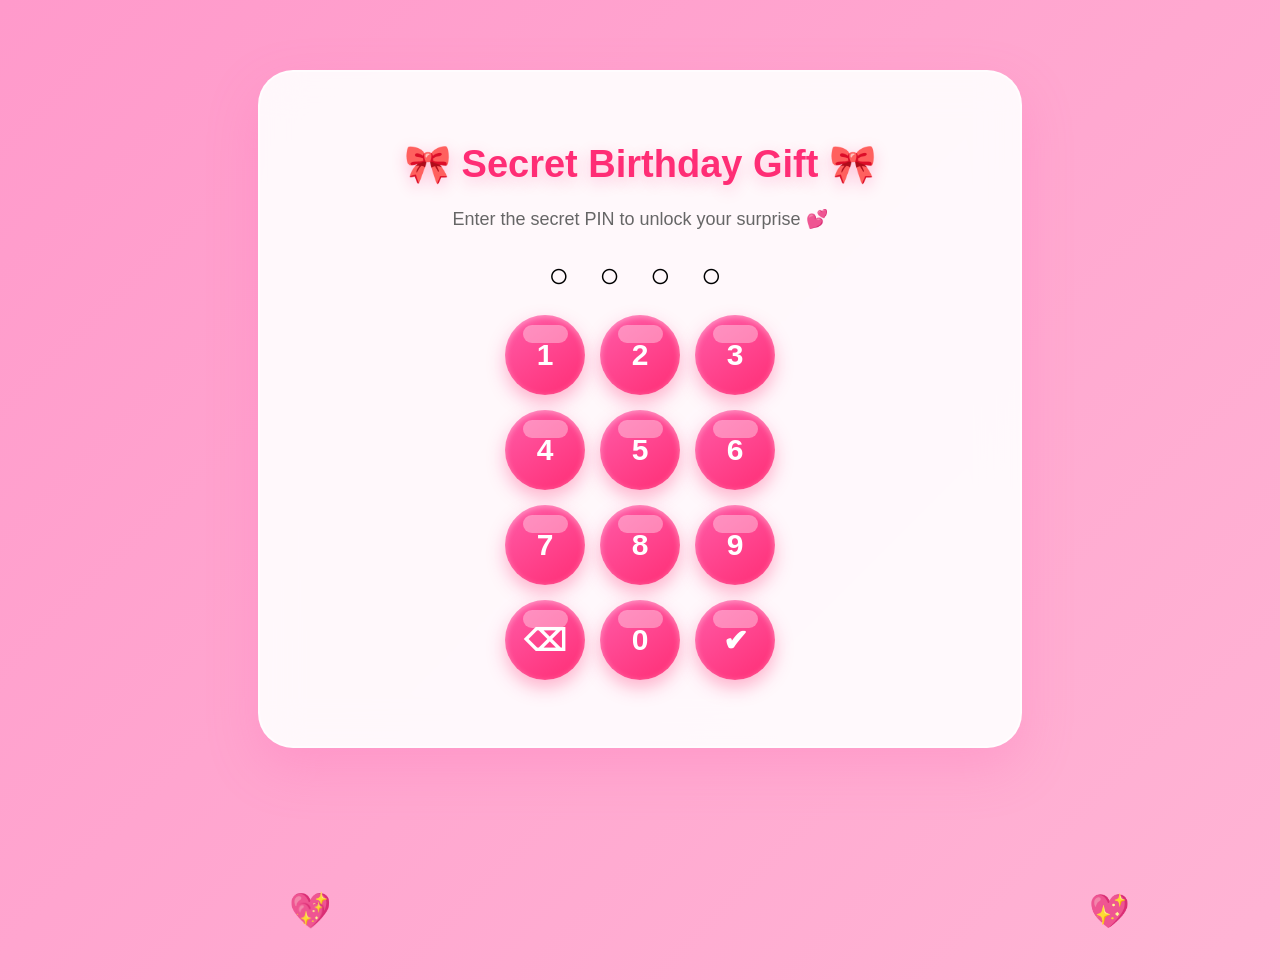
<file: index.html>
<!DOCTYPE html>
<html>

<head>

<meta charset="UTF-8">
<meta name="viewport" content="width=device-width, initial-scale=1.0">

<title>Secret Gift</title>
<link rel="stylesheet" href="css/style.css">
</head>

<body>

<div class="box">

<h1 class="title">🎀 Secret Birthday Gift 🎀</h1>

<p class="subtitle">
Enter the secret PIN to unlock your surprise 💕
</p>

<div id="display">○ ○ ○ ○</div>

<div class="keypad">

<button onclick="addNumber('1')">1</button>
<button onclick="addNumber('2')">2</button>
<button onclick="addNumber('3')">3</button>

<button onclick="addNumber('4')">4</button>
<button onclick="addNumber('5')">5</button>
<button onclick="addNumber('6')">6</button>

<button onclick="addNumber('7')">7</button>
<button onclick="addNumber('8')">8</button>
<button onclick="addNumber('9')">9</button>

<button onclick="removeNumber()">⌫</button>
<button onclick="addNumber('0')">0</button>
<button onclick="checkPassword()">✔</button>

</div>

<p id="msg"></p>

</div>

<script src="js/script.js"></script>

</body>

</html>
</file>
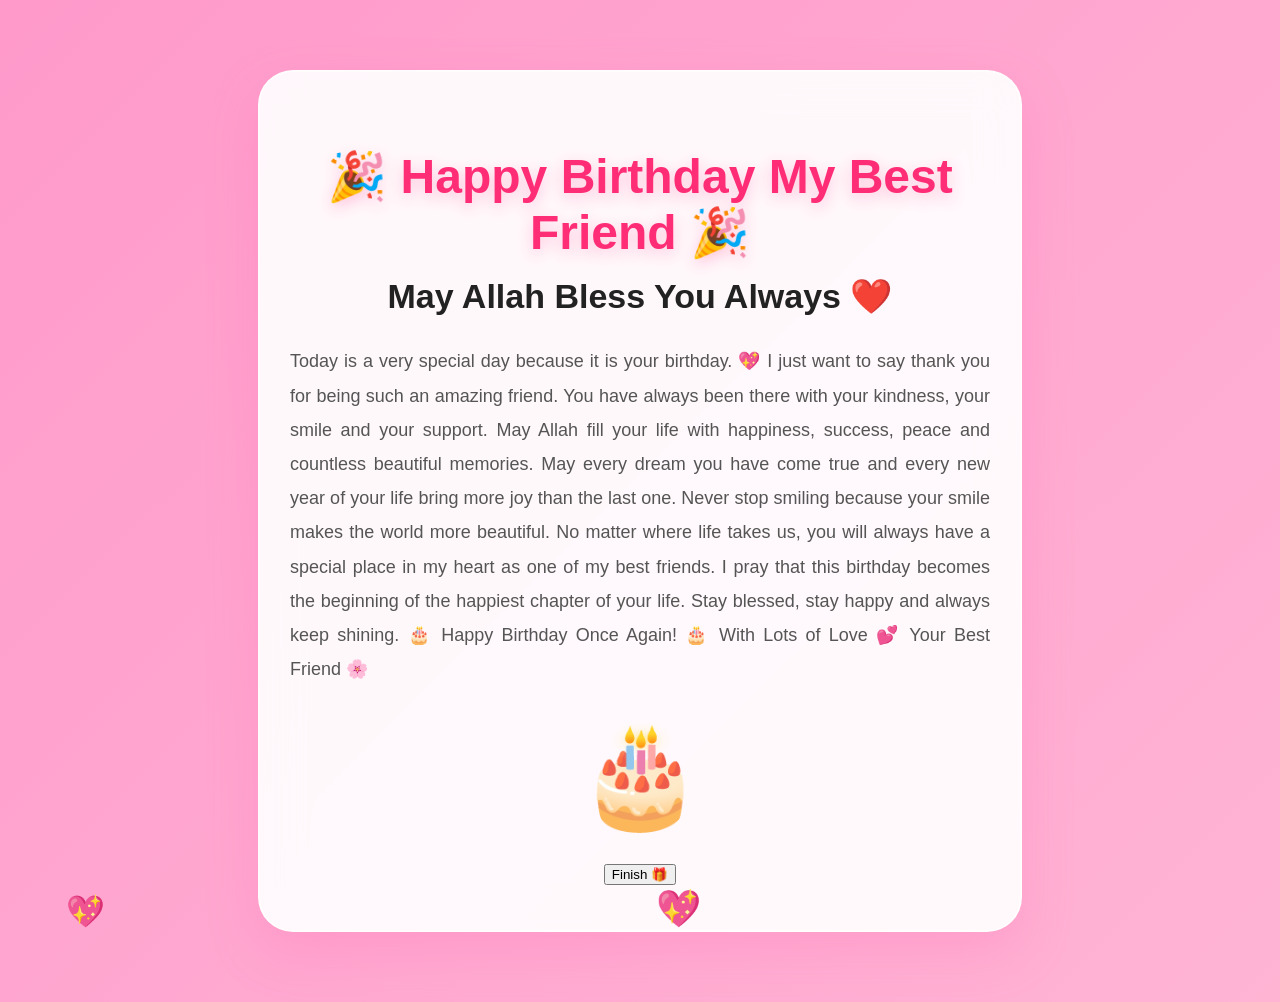
<file: html/final.html>
<!DOCTYPE html>
<html lang="en">

<head>

<meta charset="UTF-8">
<meta name="viewport" content="width=device-width, initial-scale=1.0">

<title>Happy Birthday ❤️</title>

<link rel="stylesheet" href="../css/style.css">

</head>

<body>

<div class="box">

<h1>🎉 Happy Birthday My Best Friend 🎉</h1>

<h2>May Allah Bless You Always ❤️</h2>

<p class="final-message">

Today is a very special day because it is your birthday. 💖

I just want to say thank you for being such an amazing friend.

You have always been there with your kindness, your smile and your support.

May Allah fill your life with happiness, success, peace and countless beautiful memories.

May every dream you have come true and every new year of your life bring more joy than the last one.

Never stop smiling because your smile makes the world more beautiful.

No matter where life takes us, you will always have a special place in my heart as one of my best friends.

I pray that this birthday becomes the beginning of the happiest chapter of your life.

Stay blessed, stay happy and always keep shining.

🎂 Happy Birthday Once Again! 🎂

With Lots of Love 💕
Your Best Friend 🌸

</p>

<div class="cake">

🎂

</div>

<button onclick="alert('🎉 Once Again... Happy Birthday! ❤️')">

Finish 🎁

</button>

</div>

<script src="../js/script.js"></script>

</body>

</html>
</file>
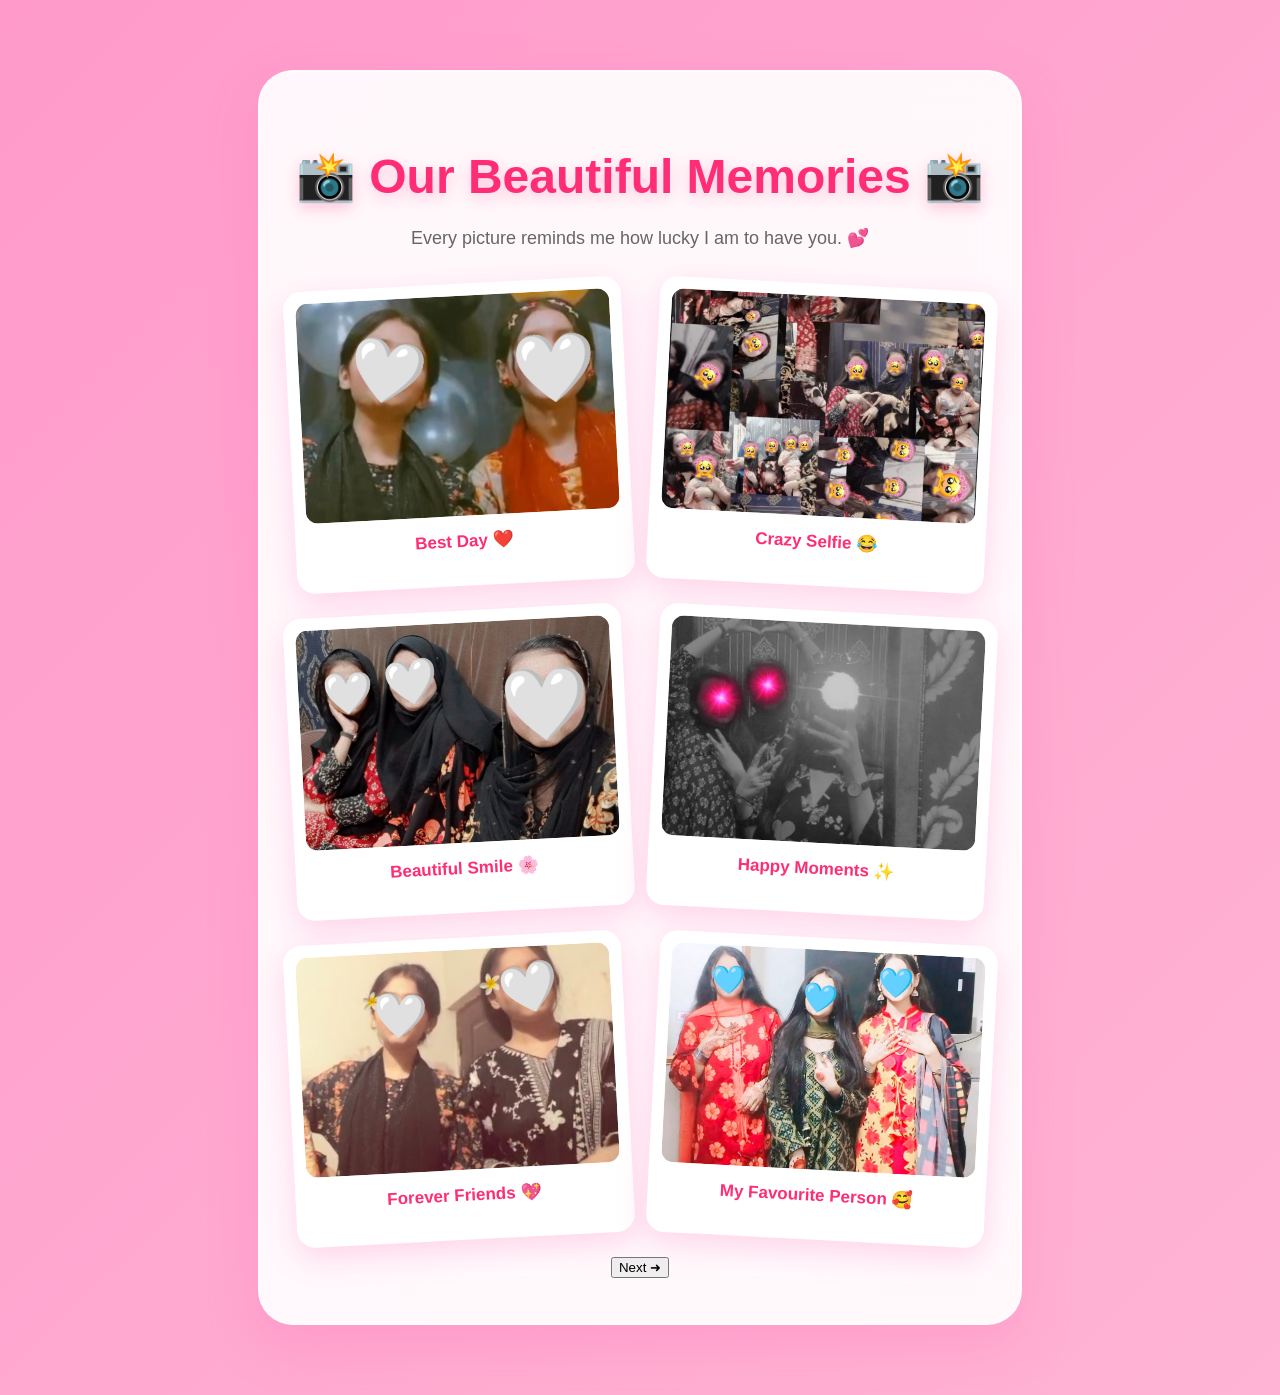
<file: html/gallery.html>
<!DOCTYPE html>
<html lang="en">

<head>

<meta charset="UTF-8">
<meta name="viewport" content="width=device-width, initial-scale=1.0">

<title>Our Memories ❤️</title>

<link rel="stylesheet" href="../css/style.css">

</head>

<body>

<div class="box">

<h1>📸 Our Beautiful Memories 📸</h1>

<p class="subtitle">
Every picture reminds me how lucky I am to have you. 💕
</p>

<div class="gallery">

<div class="photo">
<img src="../images/a1.jpeg">
<p>Best Day ❤️</p>
</div>

<div class="photo">
<img src="../images/a66.jpeg">
<p>Crazy Selfie 😂</p>
</div>

<div class="photo">
<img src="../images/a67.jpeg">
<p>Beautiful Smile 🌸</p>
</div>

<div class="photo">
<img src="../images/a3.jpeg">
<p>Happy Moments ✨</p>
</div>

<div class="photo">
<img src="../images/a5.jpeg">
<p>Forever Friends 💖</p>
</div>

<div class="photo">
<img src="../images/a2.jpeg">
<p>My Favourite Person 🥰</p>
</div>

</div>

<br>

<button onclick="location.href='letter.html'">
Next ➜
</button>

</div>

</body>

</html>
</file>
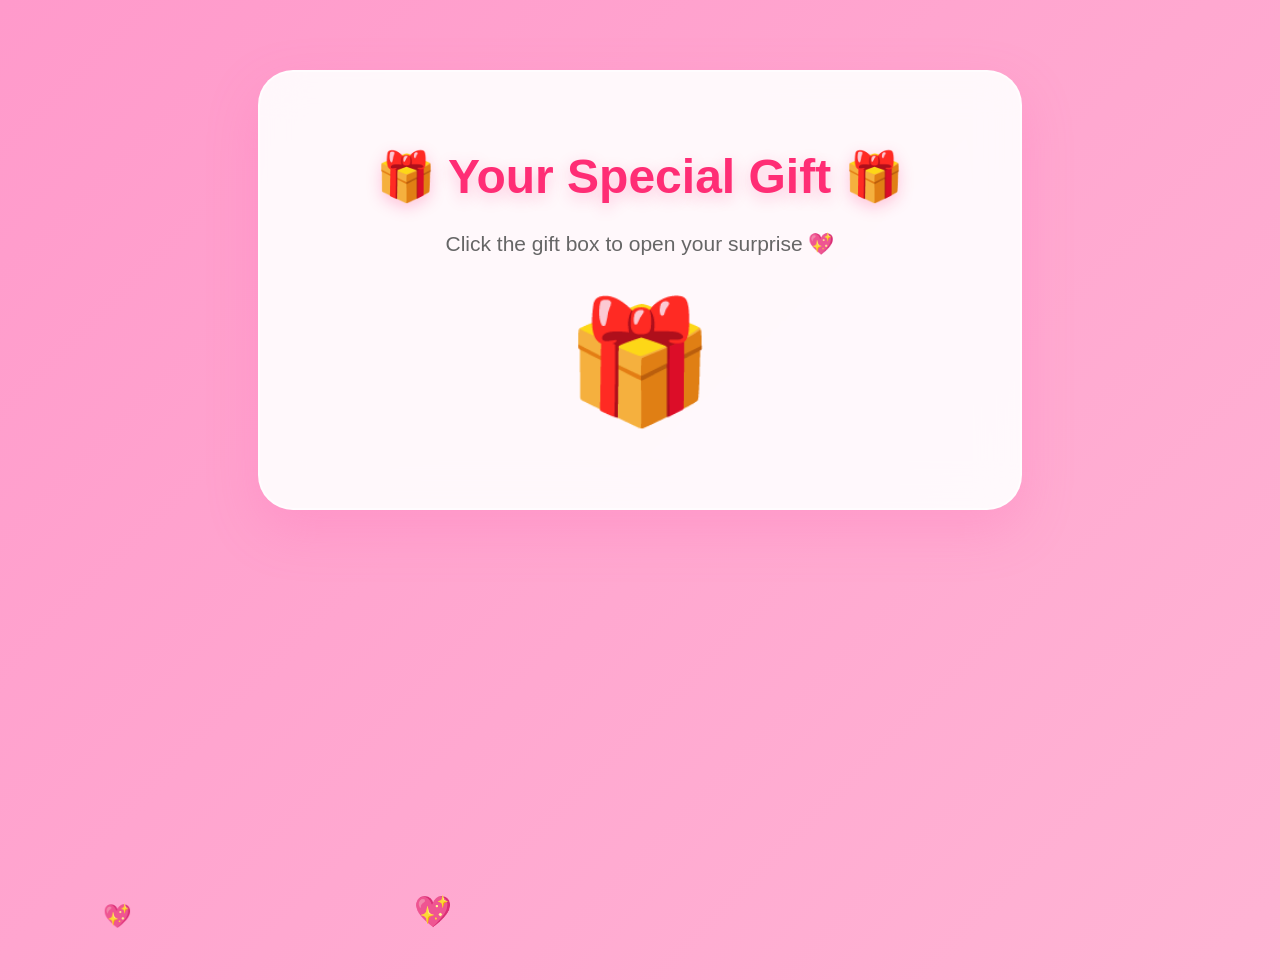
<file: html/gift.html>
<!DOCTYPE html>
<html lang="en">

<head>

<meta charset="UTF-8">
<meta name="viewport" content="width=device-width, initial-scale=1.0">

<title>Special Gift 🎁</title>

<link rel="stylesheet" href="../css/style.css">

</head>

<body>

<div class="box">

<h1>🎁 Your Special Gift 🎁</h1>

<p>Click the gift box to open your surprise 💖</p>

<div class="gift-box" onclick="openGift()">

🎁

</div>

<div id="giftMessage" style="display:none;">

<h2>🎉 Surprise! 🎉</h2>

<p>
You are an amazing friend. ❤️<br><br>

May your life always be filled with happiness, success and beautiful memories. 🌸
</p>

<br>

<button onclick="location.href='final.html'">

Final Surprise ➜

</button>

</div>

</div>

<script src="../js/script.js"></script>

</body>

</html>
</file>
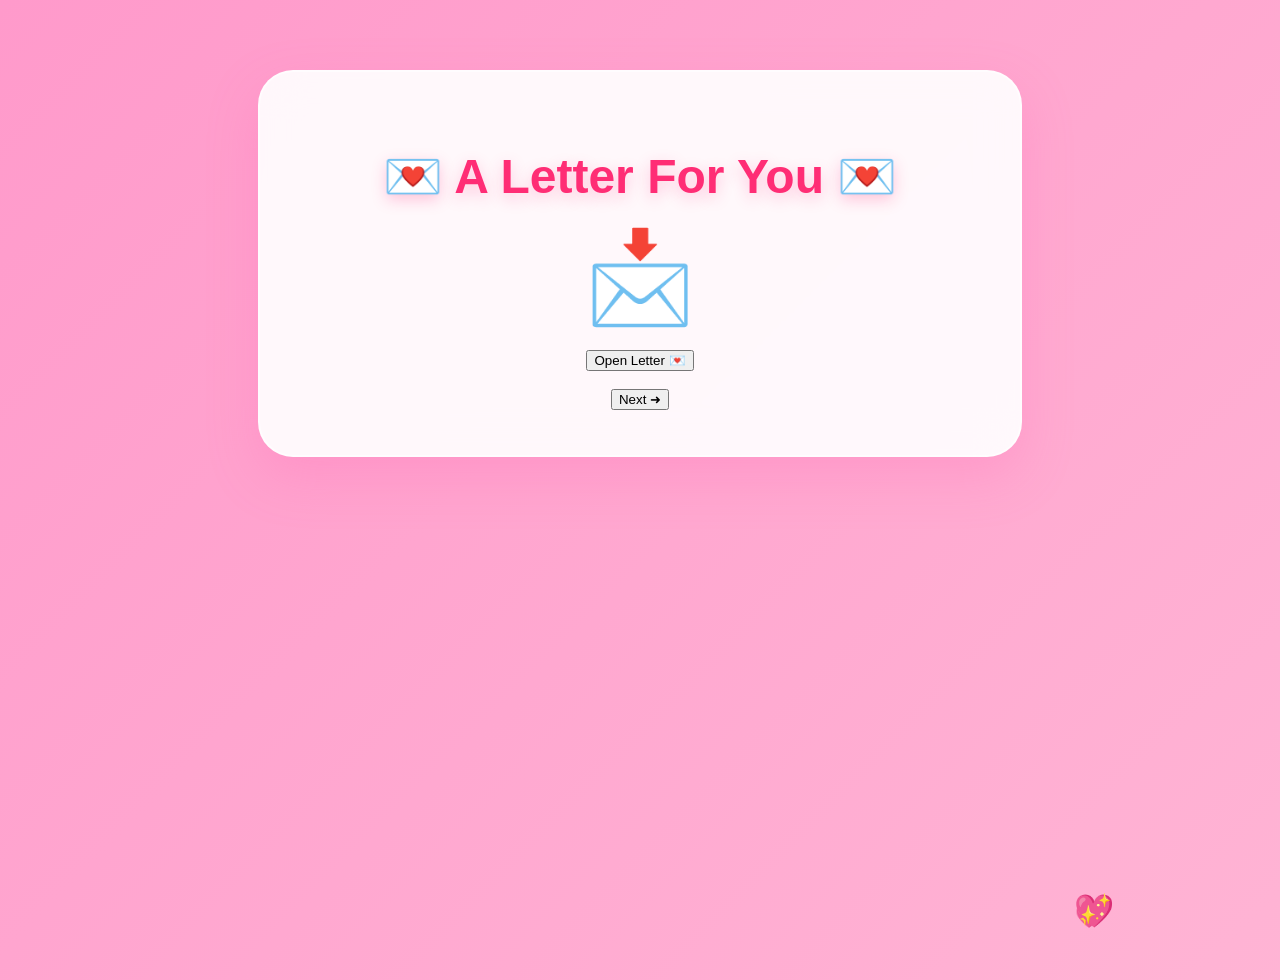
<file: html/letter.html>
<!DOCTYPE html>
<html lang="en">

<head>

<meta charset="UTF-8">
<meta name="viewport" content="width=device-width, initial-scale=1.0">

<title>Birthday Letter 💌</title>

<link rel="stylesheet" href="../css/style.css">

</head>

<body>

<div class="box">

<h1>💌 A Letter For You 💌</h1>

<div class="envelope">

📩

</div>

<p id="letter" style="display:none;">

Happy Birthday My Best Friend ❤️<br><br>

Thank you for always being with me.<br>
You are one of the most special people in my life. 🌸<br><br>

May Allah always keep you happy, healthy and smiling. 💖<br><br>

Happy Birthday! 🎂🎉

</p>

<button onclick="openLetter()">

Open Letter 💌

</button>

<br><br>

<button onclick="location.href='gift.html'">

Next ➜

</button>

</div>

<script src="../js/script.js"></script>

</body>

</html>
</file>
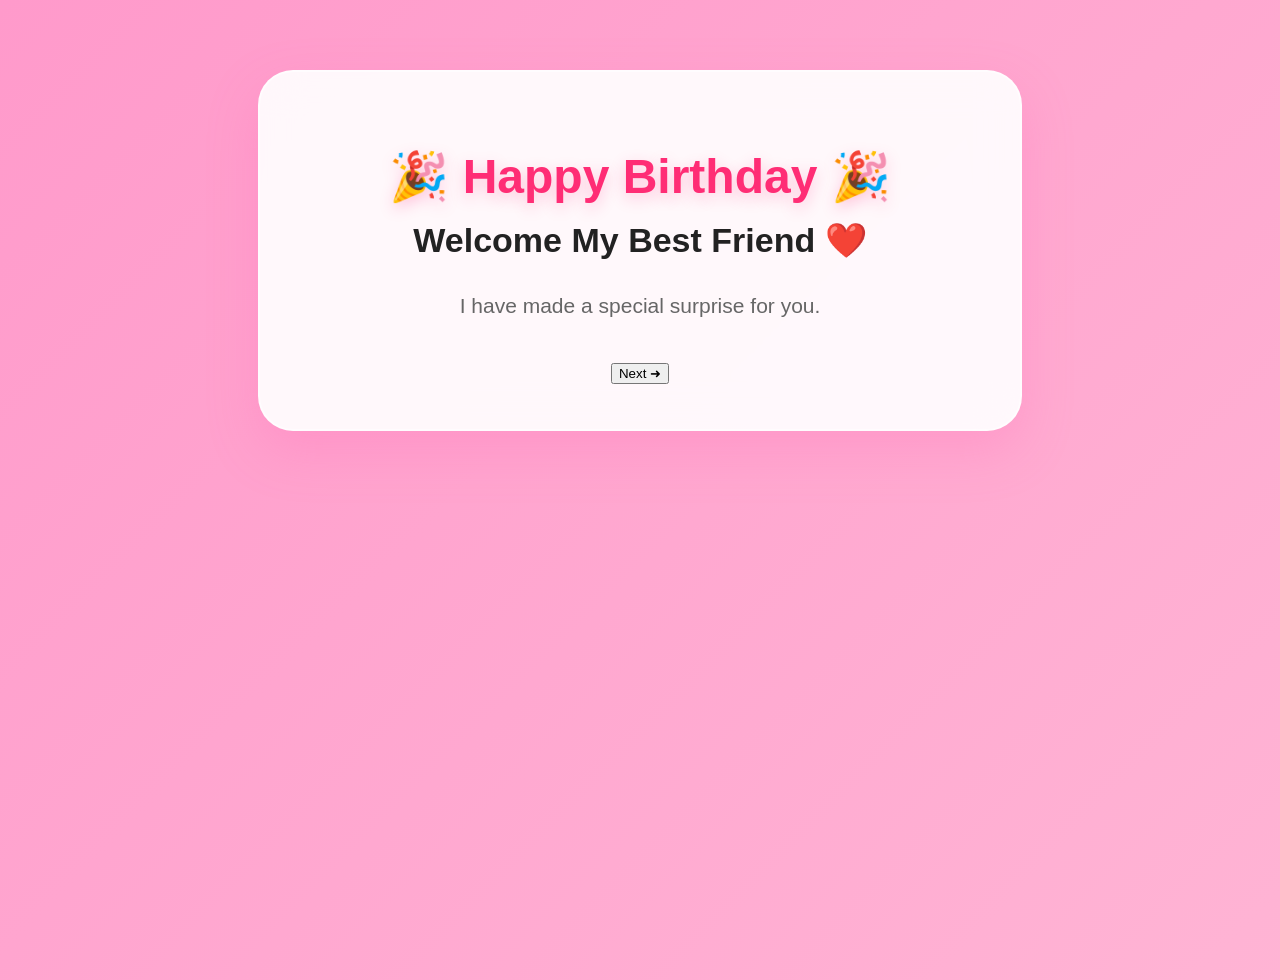
<file: html/welcome.html>
<!DOCTYPE html>
<html lang="en">

<head>

<meta charset="UTF-8">

<meta name="viewport" content="width=device-width, initial-scale=1.0">

<title>Welcome</title>

<link rel="stylesheet" href="../css/style.css">

</head>

<body>

<div class="box">

<h1>🎉 Happy Birthday 🎉</h1>

<h2 class="welcome">
Welcome My Best Friend ❤️
</h2>

<p>
I have made a special surprise for you.
</p>

<br>

<a href="gallery.html">

<button>Next ➜</button>

</a>

</div>

</body>

</html>
</file>
<file: css/style.css>
body{
    margin:0;
    padding:0;
    display:flex;
    justify-content:center;
    align-items:flex-start;
    min-height:100vh;
    background:linear-gradient(135deg,#ff9acb,#ffc1d9,#fff0f6);
    background-size:300% 300%;
    animation:bg 8s ease infinite;
    font-family:Arial,sans-serif;
    padding:40px 0;
}

/* Background Animation */
@keyframes bg{

0%{
background-position:0% 50%;
}

50%{
background-position:100% 50%;
}

100%{
background-position:0% 50%;
}

}

/* Card */

.box{
    width:90%;
    max-width:700px;
    padding:45px 30px;
    text-align:center;
margin:30px 0;
    background:rgba(255,255,255,0.92);
    backdrop-filter:blur(20px);
    border:2px solid rgba(255,255,255,.6);
    overflow:hidden;

    border-radius:35px;

    box-shadow:0 20px 50px rgba(255,105,180,.25);

    animation:popup .8s ease;
}

/* Heading */

h1{

font-size:48px;
animation: glow 2s infinite alternate;
color:#ff2d75;

margin-bottom:15px;

text-shadow:0 5px 15px rgba(255,45,117,.25);

}
h2{

font-size:34px;

color:#222;

margin-top:10px;

}

p{

font-size:21px;

color:#666;

line-height:1.7;

}

/* Paragraph */

/* Dots */

#display{

font-size:35px;
letter-spacing:10px;
margin:20px;
font-weight:bold;

}

/* Keypad */

.keypad{

display:grid;
grid-template-columns:repeat(3,80px);
gap:15px;
justify-content:center;
margin-top:20px;

}

/* Buttons */

.keypad button{
    width:80px;
    height:80px;
    border:none;
    border-radius:50%;
    cursor:pointer;

    font-size:30px;
    font-weight:bold;
    color:white;

    background:linear-gradient(145deg,#ff5ca8,#ff2d75);

    box-shadow:
    0 8px 18px rgba(255,45,117,.35),
    inset 0 2px 6px rgba(255,255,255,.4);
    position:relative;
overflow:hidden;

    transition:0.3s ease;
}

.keypad button:hover{

    transform:translateY(-6px) scale(1.08);

    box-shadow:
    0 15px 30px rgba(255,45,117,.45),
    inset 0 2px 8px rgba(255,255,255,.5);

}

.keypad button:active{

    transform:scale(.92);

}
.keypad button::before{

content:"";

position:absolute;

width:45px;

height:18px;

background:rgba(255,255,255,.35);

border-radius:20px;

top:10px;

left:18px;

}
.title{
    color:#ff2d75;
    font-size:38px;
    margin-bottom:10px;
    animation:pop 1s;
}

.subtitle{
    color:#666;
    font-size:18px;
    margin-bottom:20px;
}


@keyframes pop{

0%{
transform:scale(.5);
opacity:0;
}

100%{
transform:scale(1);
opacity:1;
}
}
@media(max-width:768px){

.box{

width:92%;
padding:30px 20px;

}

h1{

font-size:34px;

}

h2{

font-size:25px;

}

p{

font-size:17px;

}

button{

padding:15px 40px;

font-size:19px;

font-weight:bold;

color:white;

border:none;

border-radius:50px;

cursor:pointer;

background:linear-gradient(135deg,#ff5ea8,#ff2d75);

box-shadow:0 10px 25px rgba(255,45,117,.35);

transition:.4s;

position:relative;

overflow:hidden;

}
button::before{

content:"";

position:absolute;

top:0;

left:-100%;

width:100%;

height:100%;

background:linear-gradient(
90deg,
transparent,
rgba(255,255,255,.5),
transparent
);

transition:.6s;

}
button:hover{

transform:translateY(-6px) scale(1.05);

box-shadow:0 20px 35px rgba(255,45,117,.45);

}
button:active{

transform:scale(.95);

}
}
@keyframes popup{

0%{
    transform:scale(0.8);
    opacity:0;
}

100%{
    transform:scale(1);
    opacity:1;
}

}
/* Floating Hearts */

.heart{
    position:fixed;
    bottom:-30px;
    color:#ff4d88;
    font-size:22px;
    animation:float 8s linear infinite;
    pointer-events:none;
}

@keyframes float{

0%{
transform:translateY(0);
opacity:0;
}

20%{
opacity:1;
}

100%{
transform:translateY(-110vh);
opacity:0;
}

}
@keyframes glow{

from{

text-shadow:0 0 10px #ff8fc1;

}

to{

text-shadow:0 0 30px hotpink;

}

}
.welcome{

animation:pop 1.2s;

}
/* Gallery */

.photo:hover{

transform:scale(1.05) rotate(2deg);

}

/* ===== Gallery ===== */

.gallery{

display:grid;

grid-template-columns:repeat(2,1fr);

gap:25px;

margin-top:30px;

}

.photo{

background:white;

padding:12px;

border-radius:18px;

box-shadow:0 10px 30px rgba(255,105,180,.25);

transition:.4s;

transform:rotate(-3deg);

}

.photo:nth-child(even){

transform:rotate(3deg);

}

.photo:hover{

transform:scale(1.08) rotate(0deg);

}

.photo p{

margin-top:12px;

font-size:17px;

font-weight:bold;

color:#ff2d75;

text-align:center;

}
/* Letter */

.envelope{

font-size:90px;

margin:20px;

animation:shake 2s infinite;

}

#letter{

background:#fff5fb;

padding:20px;

border-radius:20px;

line-height:1.8;

box-shadow:0 10px 20px rgba(255,105,180,.2);

margin-top:20px;

display:none;

}

@keyframes shake{

0%{transform:rotate(-5deg);}
50%{transform:rotate(5deg);}
100%{transform:rotate(-5deg);}

}
/* Gift Box */

.gift-box{

font-size:120px;

cursor:pointer;

margin:30px 0;

transition:.4s;

animation:bounce 2s infinite;

}

.gift-box:hover{

transform:scale(1.2) rotate(10deg);

}

#giftMessage{

margin-top:20px;

animation:pop .8s;

}

@keyframes bounce{

0%,100%{

transform:translateY(0);

}

50%{

transform:translateY(-15px);

}

}
/* Final Page */

.final-message{

font-size:18px;

line-height:1.9;

color:#555;

margin-top:20px;

text-align:justify;

}

.cake{

font-size:100px;

margin:30px;

animation:bounce 2s infinite;

}


@media (max-width:768px){

.gallery{

grid-template-columns:1fr;

}

.photo img{

height:220px;

}

}
.photo img{

width:100%;
height:220px;
object-fit:cover;
display:block;
border-radius:12px;

}
</file>
